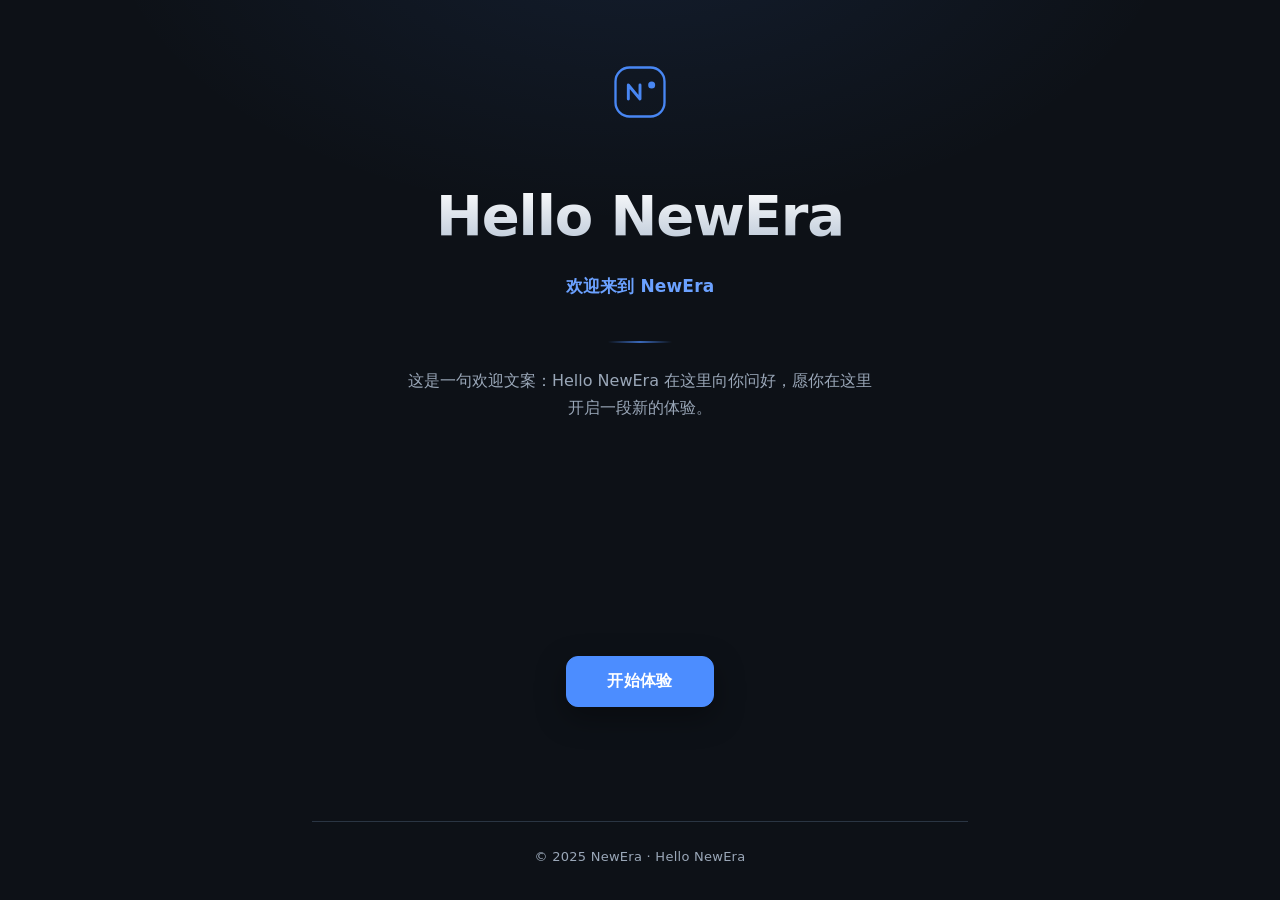
<file: index.html>
<!DOCTYPE html>
<html lang="zh-CN">
<head>
<meta charset="UTF-8">
<meta name="viewport" content="width=device-width, initial-scale=1">
<title>Hello NewEra</title>
<link rel="icon" href="data:image/svg+xml,%3Csvg xmlns='http://www.w3.org/2000/svg' viewBox='0 0 48 48'%3E%3Crect width='48' height='48' rx='12' fill='%230d1117'/%3E%3Cpath d='M14 32V16l12 14V16' fill='none' stroke='%234C8DFF' stroke-width='3' stroke-linecap='round' stroke-linejoin='round'/%3E%3Ccircle cx='35' cy='17' r='3' fill='%234C8DFF'/%3E%3C/svg%3E">
<style>
  :root {
    --bg-0: #0d1117;
    --bg-1: #131a24;
    --bg-2: #1b2431;
    --line: #2a3543;
    --text-1: #eef2f7;
    --text-2: #9aa7b8;
    --accent: #4C8DFF;
    --accent-strong: #6ba1ff;
    --accent-soft: rgba(76, 141, 255, 0.14);
    --ring: rgba(76, 141, 255, 0.45);

    --space-1: 8px;
    --space-2: 16px;
    --space-3: 24px;
    --space-4: 32px;
    --space-5: 48px;
    --space-6: 64px;

    --radius-sm: 8px;
    --radius-md: 12px;
    --radius-lg: 18px;

    --shadow-lift: 0 10px 30px rgba(0, 0, 0, 0.35);
    --shadow-soft: 0 1px 0 rgba(255, 255, 255, 0.04) inset;

    --font: system-ui, -apple-system, "Segoe UI", Roboto, "Helvetica Neue",
            "PingFang SC", "Hiragino Sans GB", "Microsoft YaHei", sans-serif;

    --duration: 220ms;
  }

  * { box-sizing: border-box; }

  html, body {
    margin: 0;
    padding: 0;
  }

  body {
    background:
      radial-gradient(900px 520px at 50% -10%, rgba(76, 141, 255, 0.10), transparent 60%),
      var(--bg-0);
    color: var(--text-1);
    font-family: var(--font);
    line-height: 1.7;
    -webkit-font-smoothing: antialiased;
    min-height: 100vh;
    overflow-x: hidden;
  }

  .page {
    width: 100%;
    max-width: 720px;
    margin: 0 auto;
    padding: var(--space-6) var(--space-4) var(--space-4);
    display: flex;
    flex-direction: column;
    min-height: 100vh;
  }

  .mark {
    display: flex;
    justify-content: center;
    margin-bottom: var(--space-6);
  }

  .mark svg {
    width: 56px;
    height: 56px;
    display: block;
    opacity: 0.95;
  }

  .intro {
    text-align: center;
    display: flex;
    flex-direction: column;
    align-items: center;
    gap: var(--space-3);
  }

  .title {
    margin: 0;
    font-size: clamp(2.25rem, 7vw, 3.5rem);
    line-height: 1.15;
    font-weight: 700;
    letter-spacing: -0.02em;
    background: linear-gradient(180deg, #ffffff 0%, #b9c6d6 100%);
    -webkit-background-clip: text;
    background-clip: text;
    color: transparent;
  }

  .subtitle {
    margin: 0;
    font-size: 1.0625rem;
    font-weight: 600;
    color: var(--accent-strong);
    letter-spacing: 0.01em;
  }

  .lead {
    margin: 0;
    max-width: 46ch;
    color: var(--text-2);
    font-size: 1rem;
  }

  .rule {
    width: 64px;
    height: 2px;
    border: 0;
    margin: var(--space-2) 0 0;
    background: linear-gradient(90deg, transparent, var(--accent), transparent);
    opacity: 0.7;
  }

  .spacer {
    flex: 1 1 auto;
    min-height: var(--space-6);
  }

  .actions {
    display: flex;
    flex-direction: column;
    align-items: center;
    gap: var(--space-3);
  }

  .btn {
    appearance: none;
    border: 1px solid var(--accent);
    background: var(--accent);
    color: #ffffff;
    font-family: inherit;
    font-size: 1rem;
    font-weight: 600;
    letter-spacing: 0.02em;
    padding: 14px 40px;
    border-radius: var(--radius-md);
    cursor: pointer;
    box-shadow: var(--shadow-lift);
    transition: background var(--duration) ease, transform var(--duration) ease,
                box-shadow var(--duration) ease, opacity var(--duration) ease,
                border-color var(--duration) ease;
  }

  .btn:hover {
    background: var(--accent-strong);
    border-color: var(--accent-strong);
    transform: translateY(-2px);
    box-shadow: 0 14px 34px rgba(76, 141, 255, 0.28);
  }

  .btn:active {
    transform: translateY(0);
    box-shadow: 0 6px 18px rgba(0, 0, 0, 0.35);
  }

  .btn:focus-visible {
    outline: 3px solid var(--ring);
    outline-offset: 3px;
  }

  .btn[disabled] {
    cursor: default;
    opacity: 0.45;
    transform: none;
    box-shadow: none;
    border-color: var(--accent);
  }

  .toast {
    margin: 0;
    min-height: 1.7em;
    font-size: 0.9375rem;
    color: var(--accent-strong);
    opacity: 0;
    transform: translateY(4px);
    transition: opacity 320ms ease, transform 320ms ease;
  }

  .toast.show {
    opacity: 1;
    transform: translateY(0);
  }

  .footer {
    margin-top: var(--space-6);
    padding-top: var(--space-3);
    border-top: 1px solid var(--line);
    text-align: center;
    color: var(--text-2);
    font-size: 0.8125rem;
    letter-spacing: 0.02em;
  }

  @media (max-width: 480px) {
    .page {
      padding: var(--space-5) var(--space-3) var(--space-3);
    }

    .mark { margin-bottom: var(--space-5); }
    .mark svg { width: 44px; height: 44px; }

    .title { font-size: clamp(2rem, 10vw, 2.5rem); }
    .subtitle { font-size: 1rem; }
    .lead { font-size: 0.9375rem; }

    .btn { width: 100%; max-width: 320px; padding: 13px 24px; }

    .footer { font-size: 0.75rem; }
  }

  @media (prefers-reduced-motion: reduce) {
    * { transition: none !important; }
  }
</style>
</head>
<body>
  <main class="page">
    <div class="mark" aria-hidden="true">
      <svg viewBox="0 0 48 48" fill="none" xmlns="http://www.w3.org/2000/svg" focusable="false">
        <rect x="3" y="3" width="42" height="42" rx="12" stroke="#4C8DFF" stroke-width="2"/>
        <path d="M14 30V18l10 12V18" stroke="#4C8DFF" stroke-width="2.5"
              stroke-linecap="round" stroke-linejoin="round"/>
        <circle cx="34" cy="18" r="3" fill="#4C8DFF"/>
      </svg>
    </div>

    <section class="intro">
      <h1 class="title">Hello NewEra</h1>
      <p class="subtitle">欢迎来到 NewEra</p>
      <hr class="rule">
      <p class="lead">这是一句欢迎文案：Hello NewEra 在这里向你问好，愿你在这里开启一段新的体验。</p>
    </section>

    <div class="spacer"></div>

    <section class="actions">
      <button class="btn" id="cta" type="button">开始体验</button>
      <p class="toast" id="toast" role="status" aria-live="polite"></p>
    </section>

    <footer class="footer">© 2025 NewEra · Hello NewEra</footer>
  </main>

<script>
  (function () {
    var button = document.getElementById('cta');
    var toast = document.getElementById('toast');

    if (!button || !toast) { return; }

    button.addEventListener('click', function () {
      if (button.disabled) { return; }
      button.textContent = '已欢迎';
      button.disabled = true;
      toast.textContent = '欢迎来到 NewEra，祝你体验愉快。';
      toast.classList.add('show');
    });
  })();
</script>
</body>
</html>
</file>
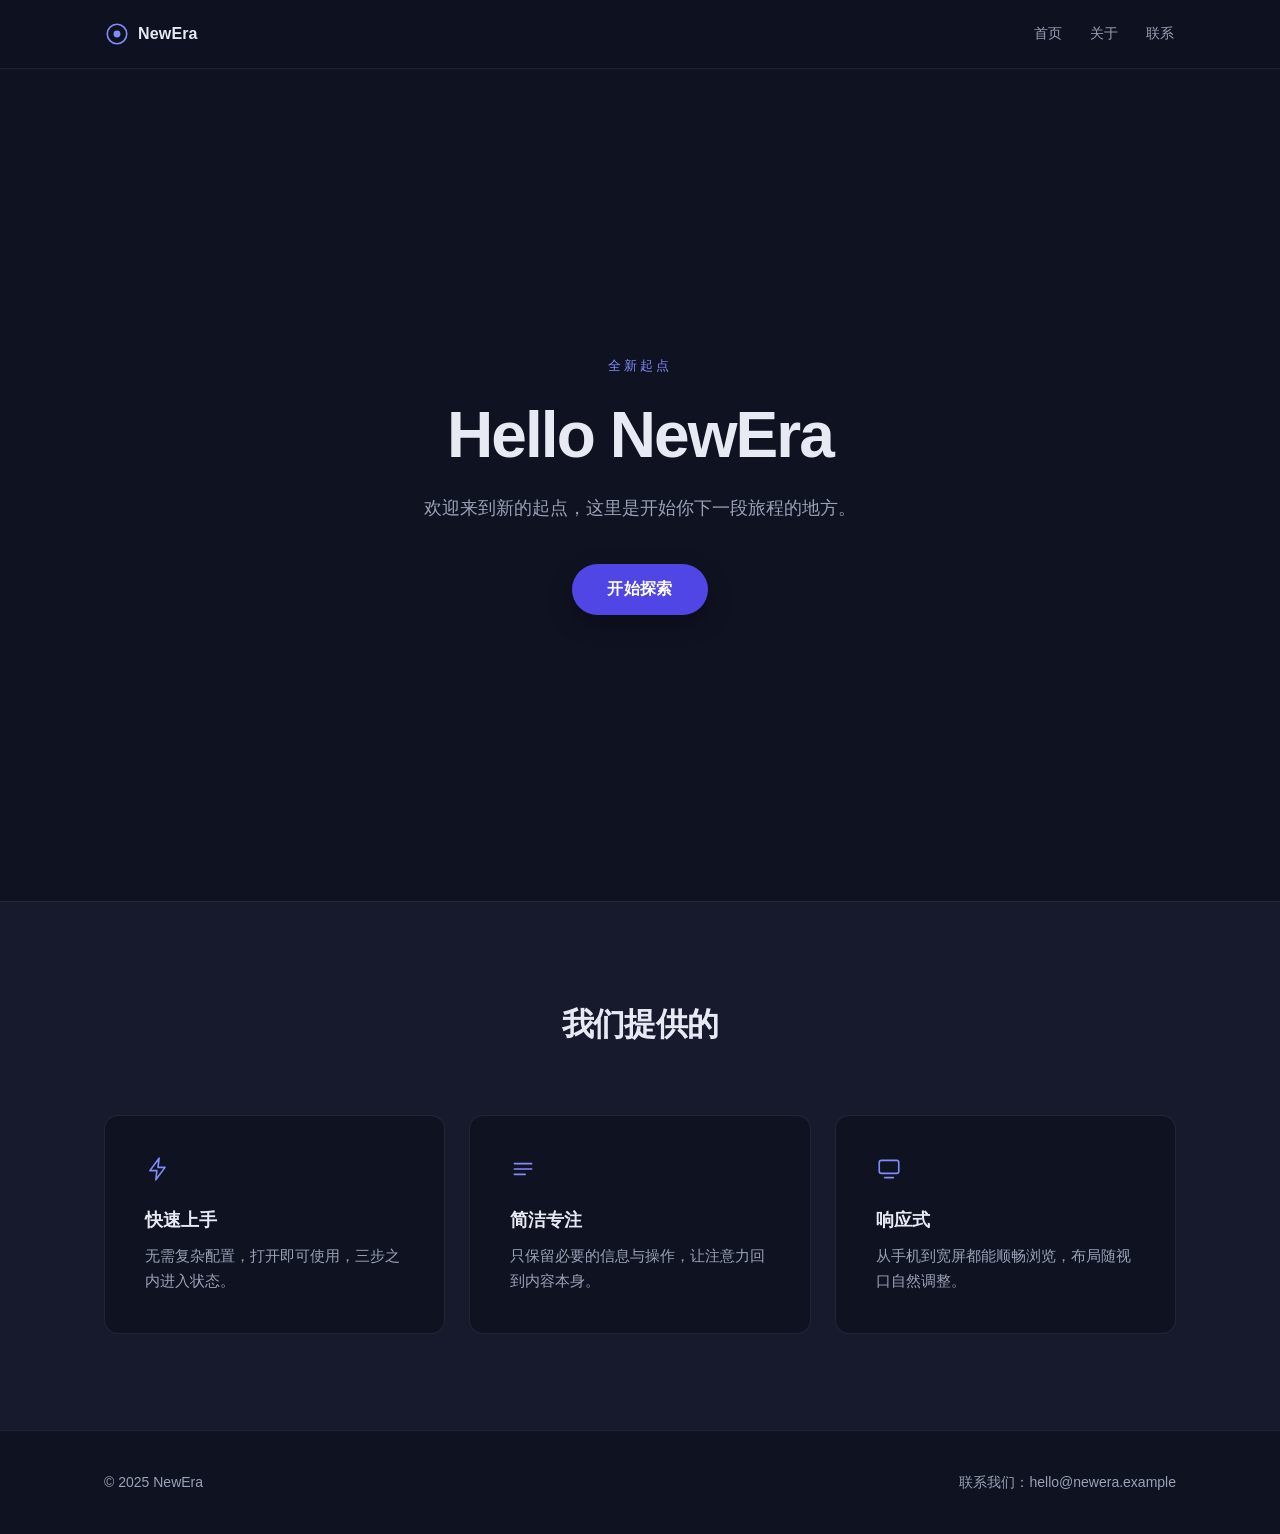
<file: tasks/smoke4c6c02b4ef/index.html>
<!DOCTYPE html>
<html lang="zh-CN">
<head>
<meta charset="UTF-8">
<meta name="viewport" content="width=device-width, initial-scale=1">
<title>Hello NewEra</title>
<meta name="description" content="Hello NewEra — 欢迎来到新的起点。">
<link rel="stylesheet" href="style.css">
</head>
<body>
  <header class="site-header">
    <div class="shell header-inner">
      <a class="brand" href="#home" aria-label="NewEra 首页">
        <svg class="brand-mark" viewBox="0 0 24 24" width="26" height="26" aria-hidden="true" focusable="false">
          <circle cx="12" cy="12" r="9" fill="none" stroke="currentColor" stroke-width="1.5"/>
          <circle cx="12" cy="12" r="3.2" fill="currentColor"/>
        </svg>
        <span class="brand-name">NewEra</span>
      </a>
      <nav class="site-nav" aria-label="主导航">
        <a href="#home">首页</a>
        <a href="#about">关于</a>
        <a href="#contact">联系</a>
      </nav>
    </div>
  </header>

  <main id="home">
    <section class="hero" aria-labelledby="hero-title" id="hero">
      <div class="shell hero-inner">
        <p class="eyebrow">全新起点</p>
        <h1 id="hero-title">Hello NewEra</h1>
        <p class="welcome">欢迎来到新的起点，这里是开始你下一段旅程的地方。</p>
        <div class="cta-wrap">
          <button id="cta" class="btn-primary" type="button" aria-expanded="false" aria-controls="cta-feedback">开始探索</button>
          <p id="cta-feedback" class="feedback" role="status" aria-live="polite" hidden>已为你准备好接下来的内容。</p>
        </div>
      </div>
    </section>

    <section id="about" class="features" aria-labelledby="features-title">
      <div class="shell">
        <h2 id="features-title" class="section-title">我们提供的</h2>
        <div class="card-grid">
          <article class="card">
            <svg class="card-icon" viewBox="0 0 24 24" width="26" height="26" aria-hidden="true" focusable="false">
              <path d="M13 2 4.5 13.5H11l-1 8.5 8.5-11.5H12l1-8.5Z" fill="none" stroke="currentColor" stroke-width="1.5" stroke-linejoin="round"/>
            </svg>
            <h3>快速上手</h3>
            <p>无需复杂配置，打开即可使用，三步之内进入状态。</p>
          </article>
          <article class="card">
            <svg class="card-icon" viewBox="0 0 24 24" width="26" height="26" aria-hidden="true" focusable="false">
              <path d="M4 7h16M4 12h16M4 17h10" fill="none" stroke="currentColor" stroke-width="1.5" stroke-linecap="round"/>
            </svg>
            <h3>简洁专注</h3>
            <p>只保留必要的信息与操作，让注意力回到内容本身。</p>
          </article>
          <article class="card">
            <svg class="card-icon" viewBox="0 0 24 24" width="26" height="26" aria-hidden="true" focusable="false">
              <rect x="3" y="4" width="18" height="12" rx="2" fill="none" stroke="currentColor" stroke-width="1.5"/>
              <path d="M8 20h8" fill="none" stroke="currentColor" stroke-width="1.5" stroke-linecap="round"/>
            </svg>
            <h3>响应式</h3>
            <p>从手机到宽屏都能顺畅浏览，布局随视口自然调整。</p>
          </article>
        </div>
      </div>
    </section>
  </main>

  <footer id="contact" class="site-footer">
    <div class="shell footer-inner">
      <p class="copyright">&copy; 2025 NewEra</p>
      <p class="contact-text">联系我们：hello@newera.example</p>
    </div>
  </footer>

  <script src="app.js"></script>
</body>
</html>
</file>
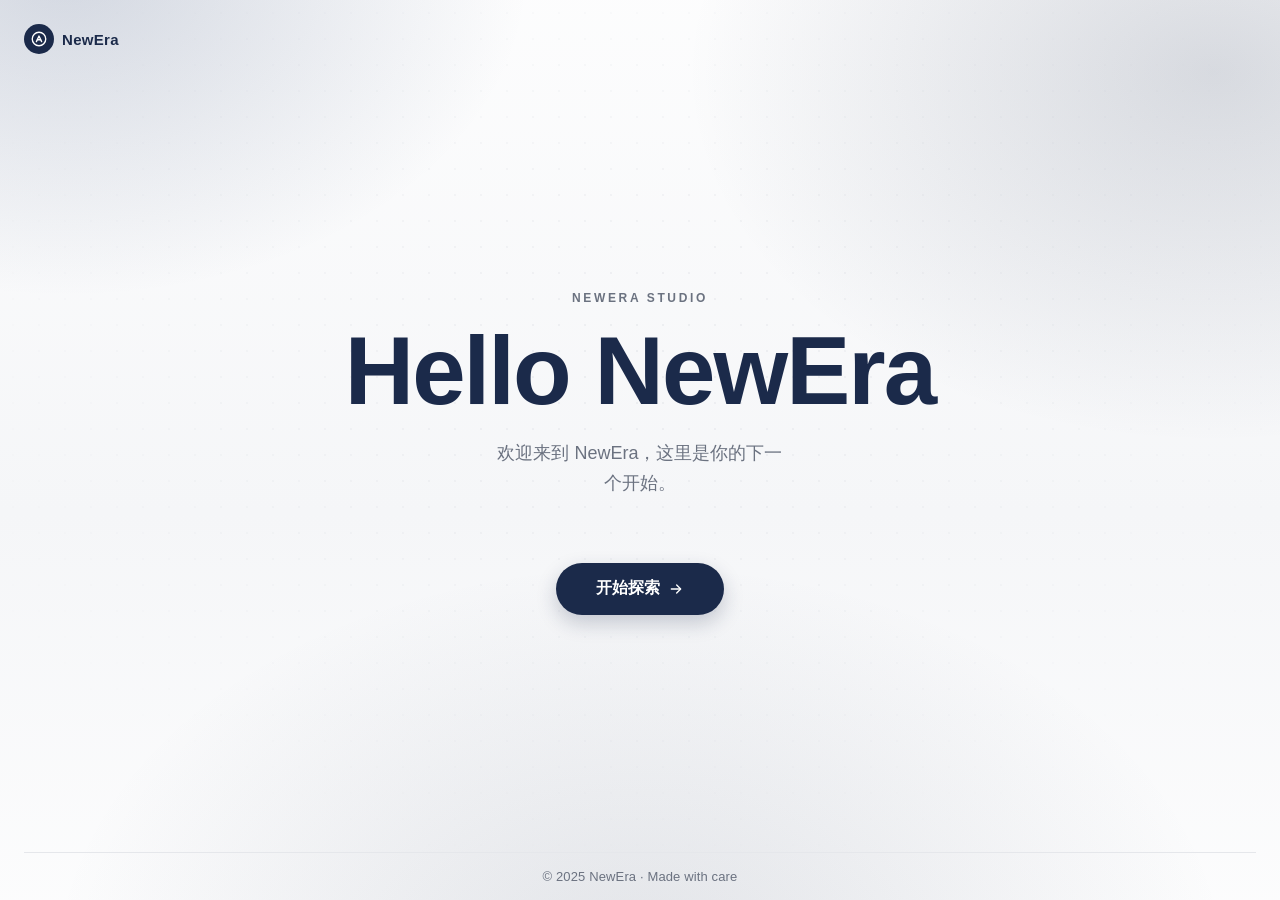
<file: tasks/smokee8d6928095/index.html>
<!DOCTYPE html>
<html lang="zh-CN">
<head>
<meta charset="UTF-8">
<meta name="viewport" content="width=device-width, initial-scale=1.0">
<meta name="description" content="Hello NewEra — 欢迎来到 NewEra，这里是你的下一个开始。">
<title>Hello NewEra</title>
<link rel="icon" href="data:image/svg+xml,%3Csvg xmlns='http://www.w3.org/2000/svg' viewBox='0 0 24 24'%3E%3Crect width='24' height='24' rx='7' fill='%231B2A4A'/%3E%3Cpath d='M8.5 15.5 12 8l3.5 7.5' fill='none' stroke='%23FFFFFF' stroke-width='1.8' stroke-linecap='round' stroke-linejoin='round'/%3E%3Cpath d='M10 13h4' fill='none' stroke='%23FFFFFF' stroke-width='1.8' stroke-linecap='round'/%3E%3C/svg%3E">
<link rel="stylesheet" href="style.css">
</head>
<body>
  <div class="page">
    <header class="topbar">
      <a class="brand" href="#top">
        <span class="brand__mark" aria-hidden="true">
          <svg viewBox="0 0 24 24" width="18" height="18" fill="none" stroke="currentColor" stroke-width="1.8" stroke-linecap="round" stroke-linejoin="round">
            <circle cx="12" cy="12" r="9"></circle>
            <path d="M8.5 15.5 12 8l3.5 7.5"></path>
            <path d="M10 13h4"></path>
          </svg>
        </span>
        <span class="brand__text">NewEra</span>
      </a>
    </header>

    <main class="hero" id="top">
      <section class="hero__content">
        <p class="hero__eyebrow">NewEra Studio</p>
        <h1 class="hero__title">Hello NewEra</h1>
        <p class="hero__subtitle">欢迎来到 NewEra，这里是你的下一个开始。</p>

        <div class="notice" id="notice" role="status" aria-live="polite" hidden>
          <span class="notice__icon" aria-hidden="true">
            <svg viewBox="0 0 24 24" width="16" height="16" fill="none" stroke="currentColor" stroke-width="2" stroke-linecap="round" stroke-linejoin="round">
              <path d="M20 6 9 17l-5-5"></path>
            </svg>
          </span>
          <span class="notice__text">欢迎！很高兴在这里见到你，准备好就开始探索吧。</span>
        </div>
      </section>

      <div class="action">
        <button class="btn" id="ctaButton" type="button">
          <span class="btn__label" id="btnLabel">开始探索</span>
          <span class="btn__spinner" aria-hidden="true"></span>
          <svg class="btn__arrow" viewBox="0 0 24 24" width="16" height="16" fill="none" stroke="currentColor" stroke-width="2" stroke-linecap="round" stroke-linejoin="round" aria-hidden="true">
            <path d="M5 12h13"></path>
            <path d="m13 6 6 6-6 6"></path>
          </svg>
        </button>
      </div>
    </main>

    <footer class="footer">
      <p class="footer__text">© 2025 NewEra · Made with care</p>
    </footer>
  </div>

  <script src="script.js"></script>
</body>
</html>
</file>
<file: tasks/smoke4c6c02b4ef/style.css>
:root {
  --bg: #0f1220;
  --bg-elev: #161a2c;
  --primary: #4f46e5;
  --primary-dark: #4338ca;
  --primary-light: #818cf8;
  --text: #e7e9f3;
  --text-muted: #9aa1b8;

  --shell: 1120px;
  --space-1: 8px;
  --space-2: 16px;
  --space-3: 24px;
  --space-4: 40px;
  --space-5: 64px;
  --space-6: 96px;

  --radius-sm: 8px;
  --radius-md: 14px;
  --radius-lg: 20px;
  --radius-pill: 999px;

  --shadow-sm: 0 1px 2px rgba(0, 0, 0, 0.35);
  --shadow-md: 0 8px 24px rgba(0, 0, 0, 0.28);
  --shadow-lg: 0 14px 40px rgba(79, 70, 229, 0.28);

  --font-sans: -apple-system, BlinkMacSystemFont, "Segoe UI", Roboto, "Helvetica Neue",
    "PingFang SC", "Hiragino Sans GB", "Microsoft YaHei", sans-serif;
}

*,
*::before,
*::after {
  box-sizing: border-box;
}

html {
  scroll-behavior: smooth;
  scroll-padding-top: 84px;
}

section,
main,
footer {
  scroll-margin-top: 84px;
}

section:focus,
main:focus,
footer:focus {
  outline: none;
}

body {
  margin: 0;
  background-color: var(--bg);
  color: var(--text);
  font-family: var(--font-sans);
  font-size: 16px;
  line-height: 1.65;
  -webkit-font-smoothing: antialiased;
  overflow-x: hidden;
  overflow-wrap: break-word;
}

img,
svg {
  max-width: 100%;
}

.shell {
  width: 100%;
  max-width: var(--shell);
  margin: 0 auto;
  padding: 0 var(--space-3);
}

/* Header */
.site-header {
  position: sticky;
  top: 0;
  z-index: 10;
  background-color: rgba(15, 18, 32, 0.86);
  backdrop-filter: blur(12px);
  border-bottom: 1px solid rgba(231, 233, 243, 0.08);
}

.site-header.is-scrolled {
  background-color: rgba(15, 18, 32, 0.96);
  box-shadow: var(--shadow-sm);
}

.header-inner {
  display: flex;
  align-items: center;
  justify-content: space-between;
  gap: var(--space-3);
  min-height: 68px;
}

.brand {
  display: inline-flex;
  align-items: center;
  gap: var(--space-1);
  color: var(--text);
  text-decoration: none;
  font-weight: 600;
  letter-spacing: 0.01em;
}

.brand-mark {
  color: var(--primary-light);
}

.brand:hover .brand-mark {
  color: var(--primary);
}

.site-nav {
  display: flex;
  align-items: center;
  gap: var(--space-3);
}

.site-nav a {
  color: var(--text-muted);
  text-decoration: none;
  font-size: 14px;
  padding: 6px 2px;
  border-radius: var(--radius-sm);
  transition: color 0.2s ease;
}

.site-nav a:hover {
  color: var(--text);
}

.site-nav a:focus-visible {
  outline: 2px solid var(--primary-light);
  outline-offset: 3px;
}

/* Hero */
.hero {
  display: flex;
  align-items: center;
  min-height: calc(100vh - 68px);
  padding: var(--space-6) 0;
  text-align: center;
}

.hero-inner {
  display: flex;
  flex-direction: column;
  align-items: center;
  gap: var(--space-3);
}

.eyebrow {
  margin: 0;
  font-size: 13px;
  letter-spacing: 0.22em;
  text-transform: uppercase;
  color: var(--primary-light);
}

h1 {
  margin: 0;
  font-size: clamp(2.5rem, 8vw, 4rem);
  font-weight: 700;
  letter-spacing: -0.03em;
  line-height: 1.08;
}

.welcome {
  margin: 0;
  max-width: 34rem;
  color: var(--text-muted);
  font-size: clamp(1rem, 2.4vw, 1.125rem);
}

.cta-wrap {
  display: flex;
  flex-direction: column;
  align-items: center;
  gap: var(--space-2);
  margin-top: var(--space-2);
  width: 100%;
}

.btn-primary {
  appearance: none;
  border: 1px solid transparent;
  background-color: var(--primary);
  color: #ffffff;
  font-family: inherit;
  font-size: 1rem;
  font-weight: 600;
  letter-spacing: 0.02em;
  padding: 14px 34px;
  border-radius: var(--radius-pill);
  cursor: pointer;
  box-shadow: var(--shadow-md);
  transition: background-color 0.2s ease, transform 0.2s ease, box-shadow 0.2s ease;
}

.btn-primary:hover {
  background-color: var(--primary-dark);
  transform: translateY(-2px);
  box-shadow: var(--shadow-lg);
}

.btn-primary:active {
  transform: translateY(0);
  background-color: #3b32b8;
  box-shadow: var(--shadow-sm);
}

.btn-primary:focus-visible {
  outline: 3px solid var(--primary-light);
  outline-offset: 3px;
}

.feedback {
  margin: 0;
  color: var(--text-muted);
  font-size: 0.9375rem;
  opacity: 0;
  transform: translateY(-4px);
  transition: opacity 0.25s ease, transform 0.25s ease;
}

.feedback[hidden] {
  display: none;
}

.feedback.is-visible {
  opacity: 1;
  transform: translateY(0);
}

/* Features */
.features {
  padding: var(--space-6) 0;
  border-top: 1px solid rgba(231, 233, 243, 0.08);
  background-color: var(--bg-elev);
}

.section-title {
  margin: 0 0 var(--space-5);
  text-align: center;
  font-size: clamp(1.5rem, 3.5vw, 2rem);
  font-weight: 650;
  letter-spacing: -0.02em;
}

.card-grid {
  display: grid;
  grid-template-columns: repeat(3, minmax(0, 1fr));
  gap: var(--space-3);
}

.card {
  background-color: var(--bg);
  border: 1px solid rgba(231, 233, 243, 0.09);
  border-radius: var(--radius-md);
  padding: var(--space-4);
  transition: transform 0.2s ease, border-color 0.2s ease;
}

.card:hover {
  transform: translateY(-4px);
  border-color: rgba(79, 70, 229, 0.55);
}

.card-icon {
  color: var(--primary-light);
  margin-bottom: var(--space-2);
}

.card h3 {
  margin: 0 0 var(--space-1);
  font-size: 1.125rem;
  font-weight: 600;
}

.card p {
  margin: 0;
  color: var(--text-muted);
  font-size: 0.9375rem;
}

/* Footer */
.site-footer {
  padding: var(--space-4) 0;
  border-top: 1px solid rgba(231, 233, 243, 0.08);
}

.footer-inner {
  display: flex;
  align-items: center;
  justify-content: space-between;
  gap: var(--space-2);
  flex-wrap: wrap;
  color: var(--text-muted);
  font-size: 0.875rem;
}

.footer-inner p {
  margin: 0;
}

@media (prefers-reduced-motion: reduce) {
  html {
    scroll-behavior: auto;
  }

  *,
  *::before,
  *::after {
    animation-duration: 0.01ms !important;
    animation-iteration-count: 1 !important;
    transition-duration: 0.01ms !important;
  }
}

@media (max-width: 720px) {
  .card-grid {
    grid-template-columns: 1fr;
  }

  .hero {
    min-height: auto;
    padding: var(--space-5) 0;
  }

  .footer-inner {
    justify-content: center;
    text-align: center;
  }
}

@media (max-width: 480px) {
  .shell {
    padding: 0 var(--space-2);
  }

  .header-inner {
    min-height: 60px;
    gap: var(--space-2);
  }

  .site-nav {
    gap: var(--space-2);
  }

  .site-nav a {
    font-size: 13px;
  }

  .btn-primary {
    width: 100%;
    max-width: 100%;
    padding: 13px 24px;
  }
}
</file>
<file: tasks/smokee8d6928095/style.css>
:root {
  --color-primary: #1B2A4A;
  --color-primary-dark: #132037;
  --color-primary-light: #2C4370;
  --color-white: #FFFFFF;
  --color-paper: #F5F6F8;
  --color-text: #6B7280;
  --color-line: #E5E7EB;
  --color-ink: #111827;

  --space-1: 4px;
  --space-2: 8px;
  --space-3: 16px;
  --space-4: 24px;
  --space-5: 40px;
  --space-6: 64px;

  --radius-card: 14px;
  --radius-pill: 999px;

  --shadow-card: 0 1px 2px rgba(17, 24, 39, 0.04), 0 8px 24px rgba(27, 42, 74, 0.08);
  --shadow-button: 0 8px 20px rgba(27, 42, 74, 0.22);

  --font-sans: -apple-system, BlinkMacSystemFont, "Segoe UI", "PingFang SC", "Hiragino Sans GB", "Microsoft YaHei", sans-serif;

  --ease: cubic-bezier(0.22, 0.61, 0.36, 1);
}

* {
  box-sizing: border-box;
}

html,
body {
  margin: 0;
  padding: 0;
}

body {
  min-height: 100vh;
  font-family: var(--font-sans);
  color: var(--color-ink);
  background-color: var(--color-paper);
  -webkit-font-smoothing: antialiased;
  text-rendering: optimizeLegibility;
  overflow-x: hidden;
}

.page {
  position: relative;
  display: flex;
  flex-direction: column;
  min-height: 100vh;
  padding: var(--space-4) var(--space-4) var(--space-3);
  isolation: isolate;
}

.page::before {
  content: "";
  position: fixed;
  inset: -20%;
  z-index: -2;
  background:
    radial-gradient(38% 38% at 18% 12%, rgba(44, 67, 112, 0.20) 0%, rgba(44, 67, 112, 0) 68%),
    radial-gradient(42% 42% at 82% 20%, rgba(27, 42, 74, 0.16) 0%, rgba(27, 42, 74, 0) 70%),
    radial-gradient(46% 46% at 50% 92%, rgba(27, 42, 74, 0.12) 0%, rgba(27, 42, 74, 0) 72%),
    linear-gradient(180deg, var(--color-white) 0%, var(--color-paper) 55%, var(--color-white) 100%);
  animation: breathe 14s var(--ease) infinite alternate;
}

.page::after {
  content: "";
  position: fixed;
  inset: 0;
  z-index: -1;
  pointer-events: none;
  background-image: radial-gradient(rgba(27, 42, 74, 0.10) 1px, transparent 1px);
  background-size: 26px 26px;
  mask-image: radial-gradient(60% 60% at 50% 40%, #000 0%, transparent 100%);
  -webkit-mask-image: radial-gradient(60% 60% at 50% 40%, #000 0%, transparent 100%);
  opacity: 0.5;
}

@keyframes breathe {
  from {
    transform: scale(1) translate3d(0, 0, 0);
  }
  to {
    transform: scale(1.08) translate3d(0, -1.5%, 0);
  }
}

.topbar {
  display: flex;
  align-items: center;
  justify-content: flex-start;
}

.brand {
  display: inline-flex;
  align-items: center;
  gap: var(--space-2);
  color: var(--color-primary);
  text-decoration: none;
  font-size: 15px;
  font-weight: 600;
  letter-spacing: 0.02em;
}

.brand__mark {
  display: inline-flex;
  align-items: center;
  justify-content: center;
  width: 30px;
  height: 30px;
  border-radius: var(--radius-pill);
  background: var(--color-primary);
  color: var(--color-white);
}

.brand:hover .brand__mark {
  background: var(--color-primary-light);
}

.brand:focus-visible {
  outline: 2px solid var(--color-primary-light);
  outline-offset: 4px;
  border-radius: var(--radius-card);
}

.hero {
  flex: 1 1 auto;
  display: flex;
  flex-direction: column;
  align-items: center;
  justify-content: center;
  gap: var(--space-6);
  text-align: center;
  padding: var(--space-6) 0;
  max-width: 760px;
  width: 100%;
  margin: 0 auto;
}

.hero__content {
  display: flex;
  flex-direction: column;
  align-items: center;
  gap: var(--space-3);
  animation: rise-in 0.7s var(--ease) both;
}

.hero__eyebrow {
  margin: 0;
  font-size: 12px;
  font-weight: 600;
  letter-spacing: 0.22em;
  text-transform: uppercase;
  color: var(--color-text);
}

.hero__title {
  margin: 0;
  font-size: clamp(44px, 11vw, 96px);
  line-height: 1.05;
  font-weight: 800;
  letter-spacing: -0.02em;
  color: var(--color-primary);
}

.hero__subtitle {
  margin: 0;
  max-width: 30ch;
  font-size: clamp(15px, 3.6vw, 18px);
  line-height: 1.7;
  color: var(--color-text);
  animation: rise-in 0.7s var(--ease) 0.12s both;
}

.notice {
  display: inline-flex;
  align-items: center;
  gap: var(--space-2);
  max-width: 100%;
  margin-top: var(--space-2);
  padding: 12px var(--space-4);
  border: 1px solid var(--color-line);
  border-radius: var(--radius-card);
  background: var(--color-white);
  box-shadow: var(--shadow-card);
  color: var(--color-primary);
  font-size: 14px;
  line-height: 1.6;
  text-align: left;
}

.notice[hidden] {
  display: none;
}

.notice__icon {
  display: inline-flex;
  flex: 0 0 auto;
  align-items: center;
  justify-content: center;
  width: 24px;
  height: 24px;
  border-radius: var(--radius-pill);
  background: var(--color-primary);
  color: var(--color-white);
}

.notice__text {
  min-width: 0;
}

.action {
  animation: rise-in 0.7s var(--ease) 0.24s both;
}

.btn {
  display: inline-flex;
  align-items: center;
  justify-content: center;
  gap: var(--space-2);
  width: auto;
  max-width: 100%;
  min-height: 52px;
  padding: 14px var(--space-5);
  border: 0;
  border-radius: var(--radius-pill);
  background: var(--color-primary);
  color: var(--color-white);
  font-family: inherit;
  font-size: 16px;
  font-weight: 600;
  letter-spacing: 0.01em;
  cursor: pointer;
  box-shadow: var(--shadow-button);
  transition: background-color 0.2s var(--ease), box-shadow 0.2s var(--ease), transform 0.15s var(--ease), opacity 0.2s var(--ease);
}

.btn:hover:not(:disabled) {
  background: var(--color-primary-dark);
  box-shadow: 0 10px 24px rgba(19, 32, 55, 0.28);
}

.btn:focus-visible {
  outline: 3px solid var(--color-primary-light);
  outline-offset: 3px;
}

.btn:active:not(:disabled) {
  transform: translateY(1px) scale(0.99);
  box-shadow: 0 4px 12px rgba(19, 32, 55, 0.24);
}

.btn:disabled {
  opacity: 0.65;
  cursor: not-allowed;
  box-shadow: none;
}

.btn__arrow {
  flex: 0 0 auto;
  transition: transform 0.2s var(--ease);
}

.btn:hover:not(:disabled) .btn__arrow {
  transform: translateX(3px);
}

.btn__spinner {
  display: none;
  width: 16px;
  height: 16px;
  border: 2px solid rgba(255, 255, 255, 0.45);
  border-top-color: var(--color-white);
  border-radius: var(--radius-pill);
  animation: spin 0.7s linear infinite;
}

.btn.is-loading .btn__spinner {
  display: inline-block;
}

.btn.is-loading .btn__arrow {
  display: none;
}

.btn.is-done .btn__arrow {
  display: none;
}

@keyframes spin {
  to {
    transform: rotate(360deg);
  }
}

@keyframes rise-in {
  from {
    opacity: 0;
    transform: translateY(14px);
  }
  to {
    opacity: 1;
    transform: translateY(0);
  }
}

.notice.is-visible {
  animation: notice-in 0.4s var(--ease) both;
}

@keyframes notice-in {
  from {
    opacity: 0;
    transform: translateY(10px);
  }
  to {
    opacity: 1;
    transform: translateY(0);
  }
}

.footer {
  display: flex;
  justify-content: center;
  border-top: 1px solid var(--color-line);
  padding-top: var(--space-3);
}

.footer__text {
  margin: 0;
  font-size: 13px;
  color: var(--color-text);
  letter-spacing: 0.01em;
}

@media (max-width: 640px) {
  .page {
    padding: var(--space-3) var(--space-3) var(--space-2);
  }

  .hero {
    gap: var(--space-5);
    padding: var(--space-5) 0;
  }

  .hero__subtitle {
    max-width: 22ch;
  }

  .notice {
    padding: 12px var(--space-3);
    font-size: 13px;
  }

  .btn {
    width: 100%;
    max-width: 320px;
  }

  .footer__text {
    font-size: 12px;
    text-align: center;
  }
}

@media (prefers-reduced-motion: reduce) {
  .page::before,
  .hero__content,
  .hero__subtitle,
  .action,
  .notice.is-visible,
  .btn__spinner {
    animation: none;
  }

  .btn,
  .btn__arrow {
    transition: none;
  }
}
</file>
